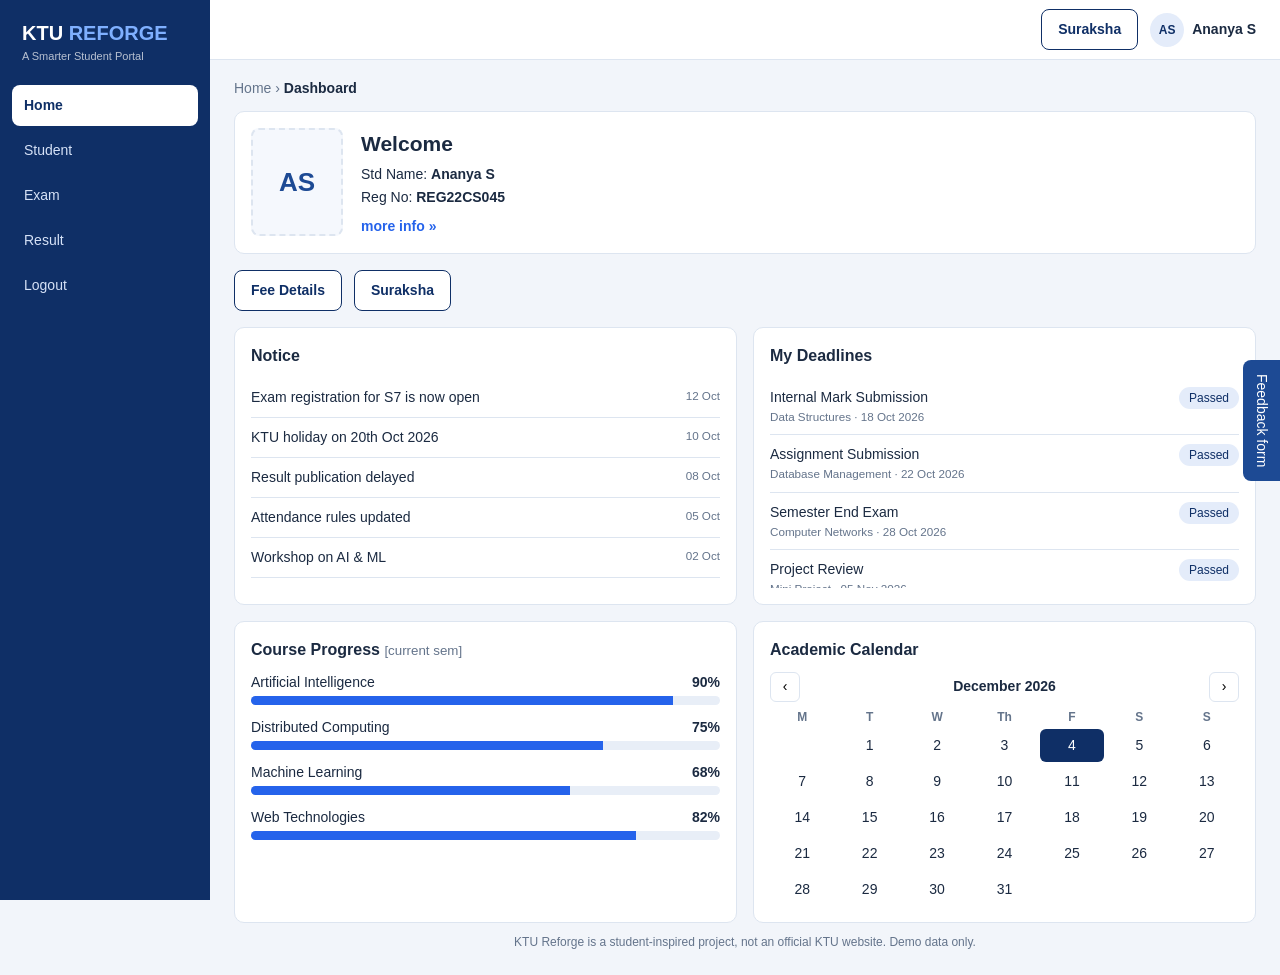
<file: index.html>
<!DOCTYPE html>
<html lang="en"><head><meta charset="UTF-8"><meta name="viewport" content="width=device-width,initial-scale=1">
<title>Home | KTU Reforge</title><link rel="stylesheet" href="style.css"></head>
<body data-page="home"><div class="main">
<div class="crumb">Home › <b>Dashboard</b></div>
<section class="card welcome">
  <div class="photo">AS</div>
  <div><h2>Welcome</h2>
    <p>Std Name: <b id="stdName"></b></p><p>Reg No: <b id="stdReg"></b></p>
    <a class="more" href="student.html">more info »</a></div>
</section>
<div class="btns"><a class="btn" href="student.html#feeSection">Fee Details</a><a class="btn" href="#" id="surakshaBtn">Suraksha</a></div>
<div class="grid2">
  <section class="card"><h3>Notice</h3><ul class="scroll" id="notices"></ul></section>
  <section class="card"><h3>My Deadlines</h3><ul class="scroll" id="deadlines"></ul></section>
  <section class="card"><h3>Course Progress <small>[current sem]</small></h3><div id="progress"></div></section>
  <section class="card"><h3>Academic Calendar</h3>
    <div class="calhead"><button id="prev" aria-label="Previous month">‹</button><b id="monthLabel"></b><button id="next" aria-label="Next month">›</button></div>
    <div class="cal" id="cal"></div></section>
</div>
</div><script src="script.js"></script></body></html>
</file>
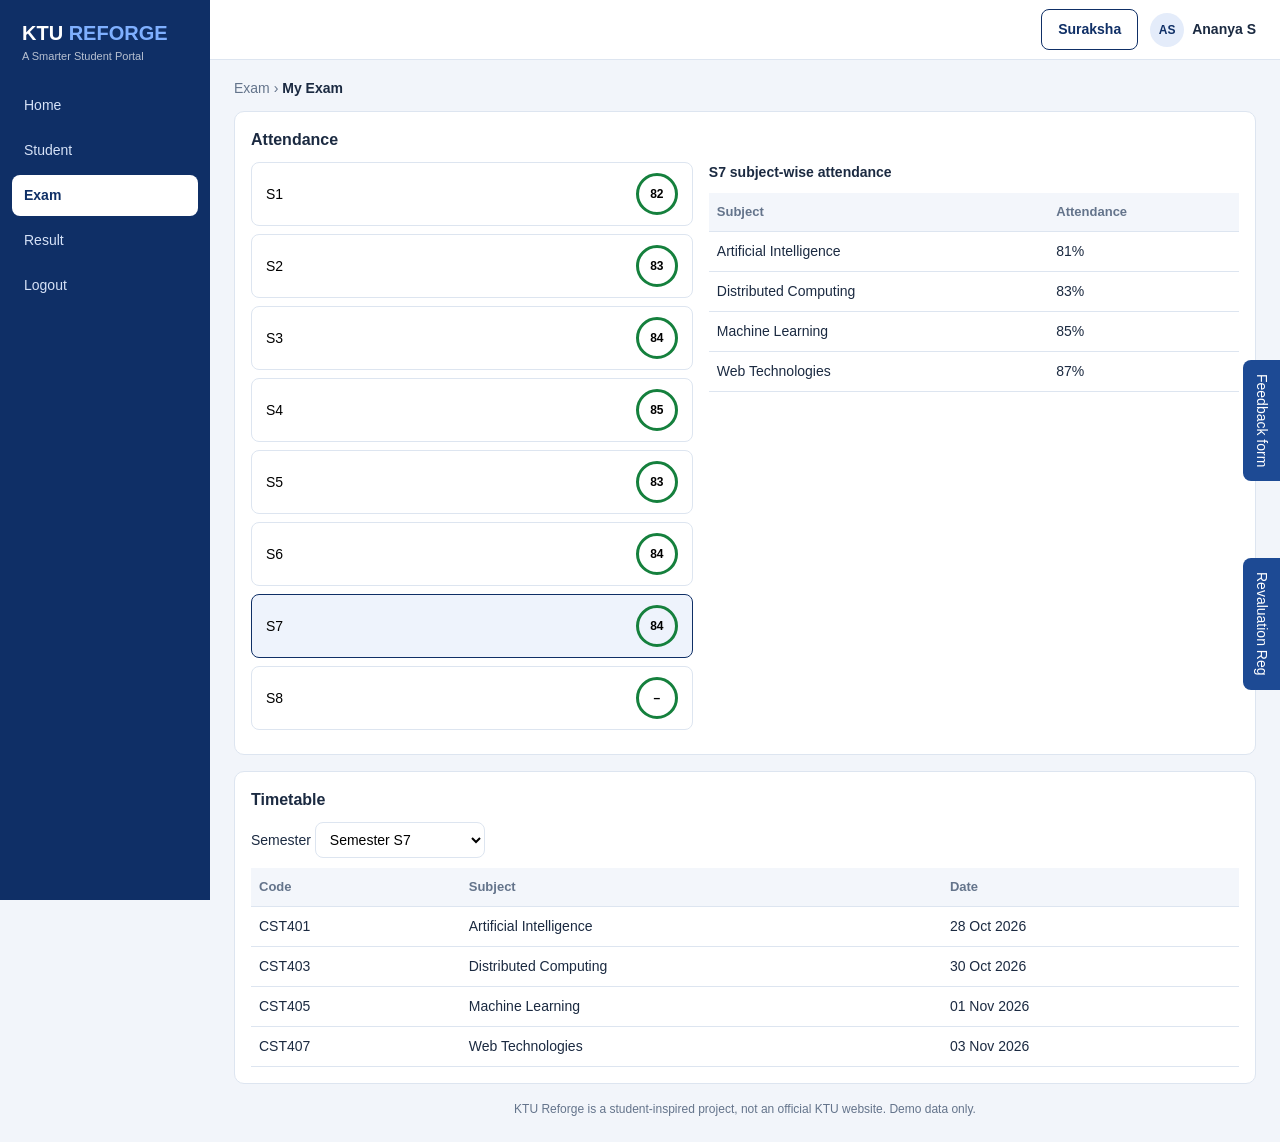
<file: exam.html>
<!DOCTYPE html>
<html lang="en"><head><meta charset="UTF-8"><meta name="viewport" content="width=device-width,initial-scale=1">
<title>Exam | KTU Reforge</title><link rel="stylesheet" href="style.css"></head>
<body data-page="exam"><div class="main">
<div class="crumb">Exam › <b>My Exam</b></div>
<section class="card"><h3>Attendance</h3>
  <div class="att"><div id="semList"></div>
  <div><h3 id="attTitle" style="font-size:14px"></h3>
    <table><tr><th>Subject</th><th>Attendance</th></tr><tbody id="attRows"></tbody></table></div></div>
</section>
<section class="card"><h3>Timetable</h3>
  <label>Semester <select id="ttSem"></select></label>
  <table style="margin-top:10px"><tr><th>Code</th><th>Subject</th><th>Date</th></tr><tbody id="ttRows"></tbody></table>
</section>
<button class="side two" id="revOpen">Revaluation Reg</button>
<dialog id="rev"><h3>Revaluation registration</h3>
  <label>Subject<select id="revSub"></select></label>
  <button class="btn fill" id="revSend">Register</button> <button class="btn" onclick="this.closest('dialog').close()">Cancel</button></dialog>
</div><script src="script.js"></script></body></html>
</file>
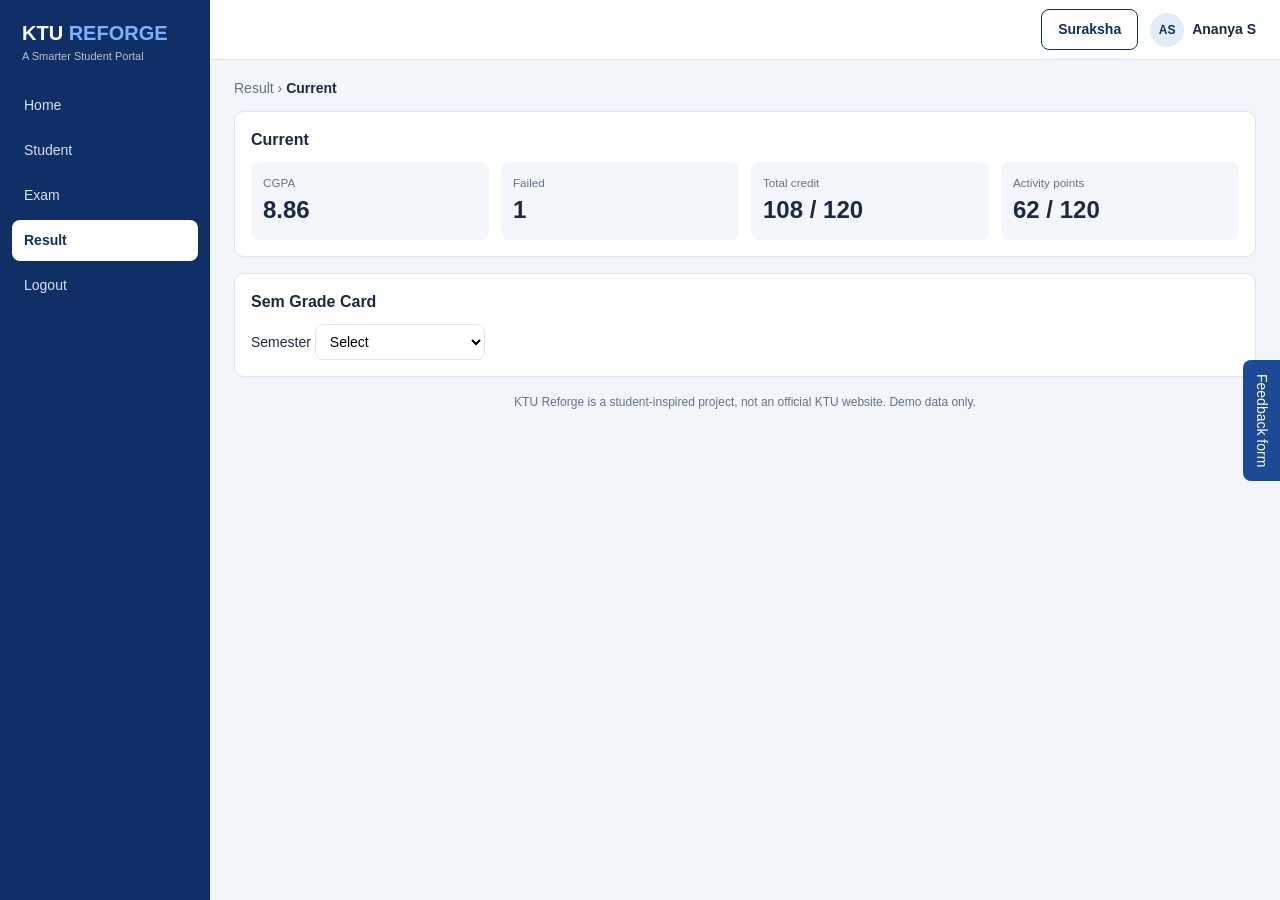
<file: result.html>
<!DOCTYPE html>
<html lang="en"><head><meta charset="UTF-8"><meta name="viewport" content="width=device-width,initial-scale=1">
<title>Result | KTU Reforge</title><link rel="stylesheet" href="style.css"></head>
<body data-page="result"><div class="main">
<div class="crumb">Result › <b>Current</b></div>
<section class="card"><h3>Current</h3>
  <div class="stats">
    <div><small>CGPA</small><strong>8.86</strong></div>
    <div><small>Failed</small><strong id="failed">0</strong></div>
    <div><small>Total credit</small><strong>108 / 120</strong></div>
    <div><small>Activity points</small><strong>62 / 120</strong></div>
  </div></section>
<section class="card"><h3>Sem Grade Card</h3>
  <label>Semester <select id="gSem"></select></label>
  <div id="gCard" hidden style="margin-top:12px">
    <table><tr><th>Code</th><th>Subject</th><th>Credits</th><th>Grade</th><th>Result</th></tr><tbody id="gRows"></tbody></table></div>
</section>
</div><script src="script.js"></script></body></html>
</file>
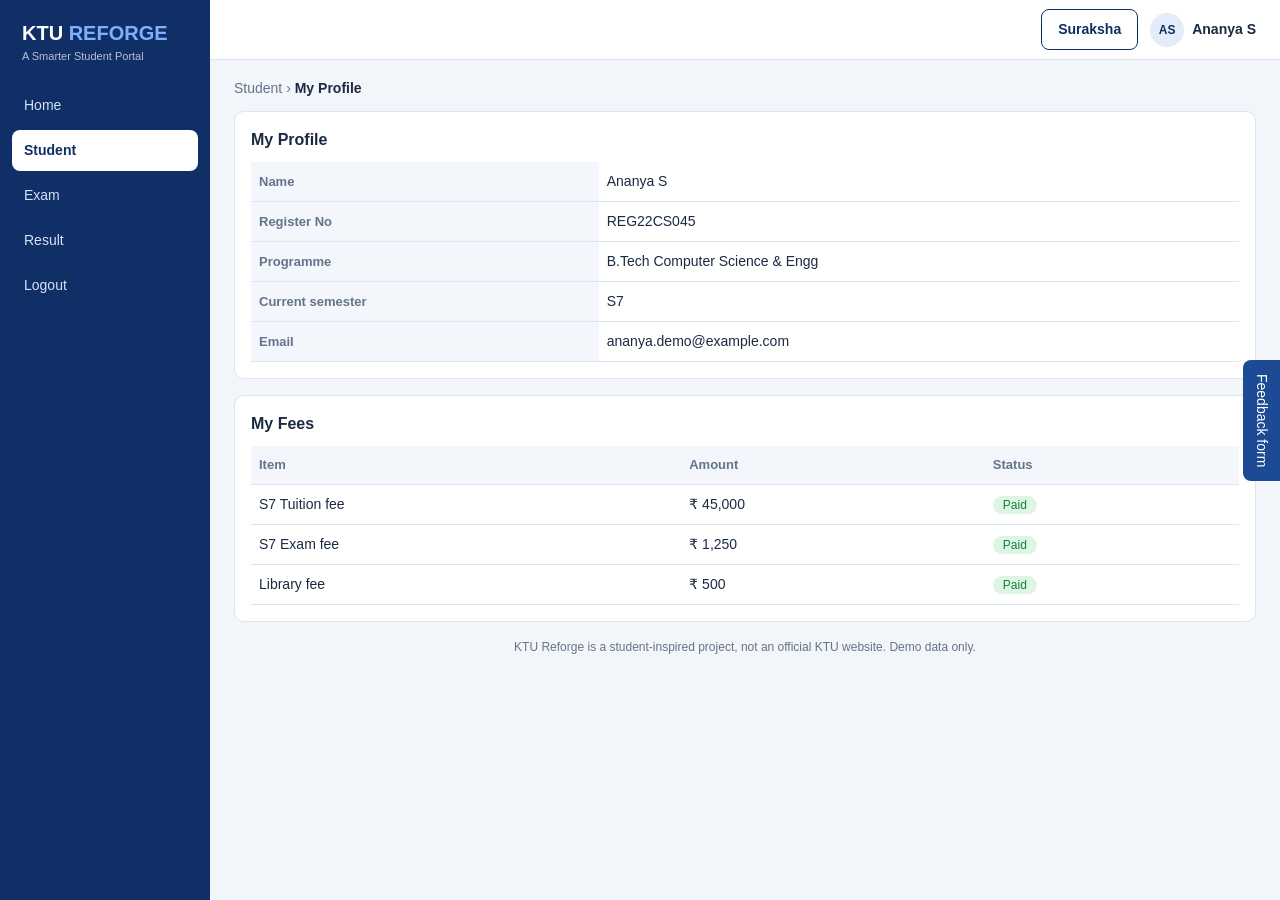
<file: student.html>
<!DOCTYPE html>
<html lang="en"><head><meta charset="UTF-8"><meta name="viewport" content="width=device-width,initial-scale=1">
<title>Student | KTU Reforge</title><link rel="stylesheet" href="style.css"></head>
<body data-page="student"><div class="main">
<div class="crumb">Student › <b>My Profile</b></div>
<section class="card"><h3>My Profile</h3><table id="pf"></table></section>
<section class="card" id="feeSection"><h3>My Fees</h3>
  <table><tr><th>Item</th><th>Amount</th><th>Status</th></tr><tbody id="fees"></tbody></table></section>
</div><script src="script.js"></script></body></html>
</file>
<file: style.css>
:root{--navy:#0f2f66;--navy2:#1d4a94;--blue:#2563eb;--bg:#f2f5fa;--ink:#1b2a41;--mut:#64748b;--line:#dde5f0;--ok:#15803d;--warn:#b45309;--bad:#dc2626}
*{box-sizing:border-box}
body{margin:0;font:14px/1.5 "Segoe UI",Roboto,Arial,sans-serif;background:var(--bg);color:var(--ink)}
a{color:inherit;text-decoration:none}
button,select,textarea{font:inherit}
:focus-visible{outline:2px solid var(--blue);outline-offset:2px}

/* sidebar */
.sidebar{position:fixed;inset:0 auto 0 0;width:210px;background:var(--navy);color:#fff;padding:18px 12px;display:flex;flex-direction:column;gap:4px;z-index:20;transition:transform .2s}
.brand{padding:0 10px 16px;font-size:20px;font-weight:700}
.brand b{color:#7fb0ff}
.brand small{display:block;font-size:11px;font-weight:400;opacity:.7}
.sidebar a{padding:10px 12px;border-radius:8px;color:#d6e2f7}
.sidebar a:hover{background:#ffffff1a}
.sidebar a.on{background:#fff;color:var(--navy);font-weight:600}

/* layout */
.main{margin-left:210px;padding:0 24px 24px}
.topbar{display:flex;align-items:center;gap:12px;height:60px;margin:0 -24px 18px;padding:0 24px;background:#fff;border-bottom:1px solid var(--line)}
.topbar .sp{flex:1}
.menu{display:none;border:0;background:none;font-size:22px}
.user{display:flex;align-items:center;gap:8px;font-weight:600}
.user i{font-style:normal;width:34px;height:34px;border-radius:50%;background:#e4ecfa;color:var(--navy);display:grid;place-items:center;font-size:12px}
.btn{display:inline-block;padding:9px 16px;border-radius:8px;border:1px solid var(--navy);background:#fff;color:var(--navy);font-weight:600;cursor:pointer}
.btn:hover{background:var(--navy);color:#fff}
.btn.fill{background:var(--navy);color:#fff}
.crumb{color:var(--mut);margin-bottom:12px}
.crumb b{color:var(--ink)}
h1{font-size:22px;margin:0 0 14px}
h3{margin:0 0 10px;font-size:16px}
h3 small{color:var(--mut);font-weight:400}
.card{background:#fff;border:1px solid var(--line);border-radius:10px;padding:16px;margin-bottom:16px}
.grid2{display:grid;grid-template-columns:1fr 1fr;gap:16px}
.grid2 .card{margin:0}
.btns{display:flex;gap:12px;margin-bottom:16px}

/* welcome */
.welcome{display:flex;gap:18px;align-items:center}
.photo{width:92px;height:108px;border:2px dashed var(--line);border-radius:8px;display:grid;place-items:center;font-size:26px;font-weight:700;color:var(--navy2);background:#f5f8fd}
.welcome h2{margin:0 0 4px}
.welcome p{margin:2px 0}
.more{color:var(--blue);font-weight:600;display:inline-block;margin-top:6px}

/* lists */
.scroll{list-style:none;margin:0;padding:0;max-height:210px;overflow-y:auto}
.scroll li{display:flex;justify-content:space-between;gap:10px;padding:9px 0;border-bottom:1px solid var(--line)}
.scroll li small{color:var(--mut);display:block}
.tag{white-space:nowrap;height:fit-content;padding:2px 10px;border-radius:12px;font-size:12px;background:#e4ecfa;color:var(--navy)}
.tag.red{background:#fde8e8;color:var(--bad)}
.tag.green{background:#dcf5e5;color:var(--ok)}
.bar{margin-bottom:12px}
.bar div:first-child{display:flex;justify-content:space-between;margin-bottom:3px}
.track{height:9px;background:#e8eef7;border-radius:5px;overflow:hidden}
.track span{display:block;height:100%;background:var(--blue)}

/* calendar */
.calhead{display:flex;justify-content:space-between;align-items:center;margin-bottom:6px}
.calhead button{border:1px solid var(--line);background:#fff;border-radius:6px;width:30px;height:30px;cursor:pointer}
.cal{display:grid;grid-template-columns:repeat(7,1fr);gap:3px;text-align:center}
.cal b{color:var(--mut);font-size:12px;font-weight:600}
.cal span{padding:6px 0;border-radius:6px;position:relative}
.cal .today{background:var(--navy);color:#fff}
.cal .ev::after{content:"";position:absolute;left:50%;bottom:1px;width:5px;height:5px;margin-left:-2.5px;border-radius:50%;background:var(--bad)}

/* tables & exam */
table{width:100%;border-collapse:collapse}
th,td{text-align:left;padding:9px 8px;border-bottom:1px solid var(--line)}
th{background:#f3f6fb;font-size:13px;color:var(--mut)}
.att{display:grid;grid-template-columns:1fr 1.2fr;gap:16px}
.sem{display:flex;justify-content:space-between;align-items:center;width:100%;margin-bottom:8px;padding:10px 14px;background:#fff;border:1px solid var(--line);border-radius:8px;cursor:pointer}
.sem.on{border-color:var(--navy);background:#eef3fc}
.ring{width:42px;height:42px;border-radius:50%;border:3px solid var(--ok);display:grid;place-items:center;font-size:12px;font-weight:700}
.ring.low{border-color:var(--bad)}
.low-t{color:var(--bad);font-weight:600}
select{padding:8px 10px;border:1px solid var(--line);border-radius:8px;background:#fff;min-width:170px}
.stats{display:grid;grid-template-columns:repeat(4,1fr);gap:12px}
.stats div{background:#f3f6fb;border-radius:8px;padding:12px}
.stats small{display:block;color:var(--mut)}
.stats strong{font-size:24px}

/* side tabs + dialogs */
.side{position:fixed;right:0;top:40%;writing-mode:vertical-rl;background:var(--navy2);color:#fff;border:0;padding:14px 8px;border-radius:8px 0 0 8px;cursor:pointer;z-index:10}
.side.two{top:62%}
dialog{border:0;border-radius:10px;padding:20px;width:min(380px,92vw)}
dialog::backdrop{background:#0008}
dialog textarea,dialog select{width:100%;margin:8px 0 14px}
dialog textarea{min-height:90px;padding:8px;border:1px solid var(--line);border-radius:8px}
.toast{position:fixed;bottom:20px;left:50%;transform:translateX(-50%);background:var(--navy);color:#fff;padding:10px 18px;border-radius:8px;opacity:0;pointer-events:none;transition:.2s;z-index:50}
.toast.show{opacity:1}
footer{text-align:center;color:var(--mut);font-size:12px;margin-top:10px}

@media(max-width:900px){
  .sidebar{transform:translateX(-100%)}.sidebar.open{transform:none}
  .main{margin-left:0}.menu{display:block}
  .grid2,.att{grid-template-columns:1fr}.stats{grid-template-columns:1fr 1fr}
  .user span{display:none}
}
</file>
